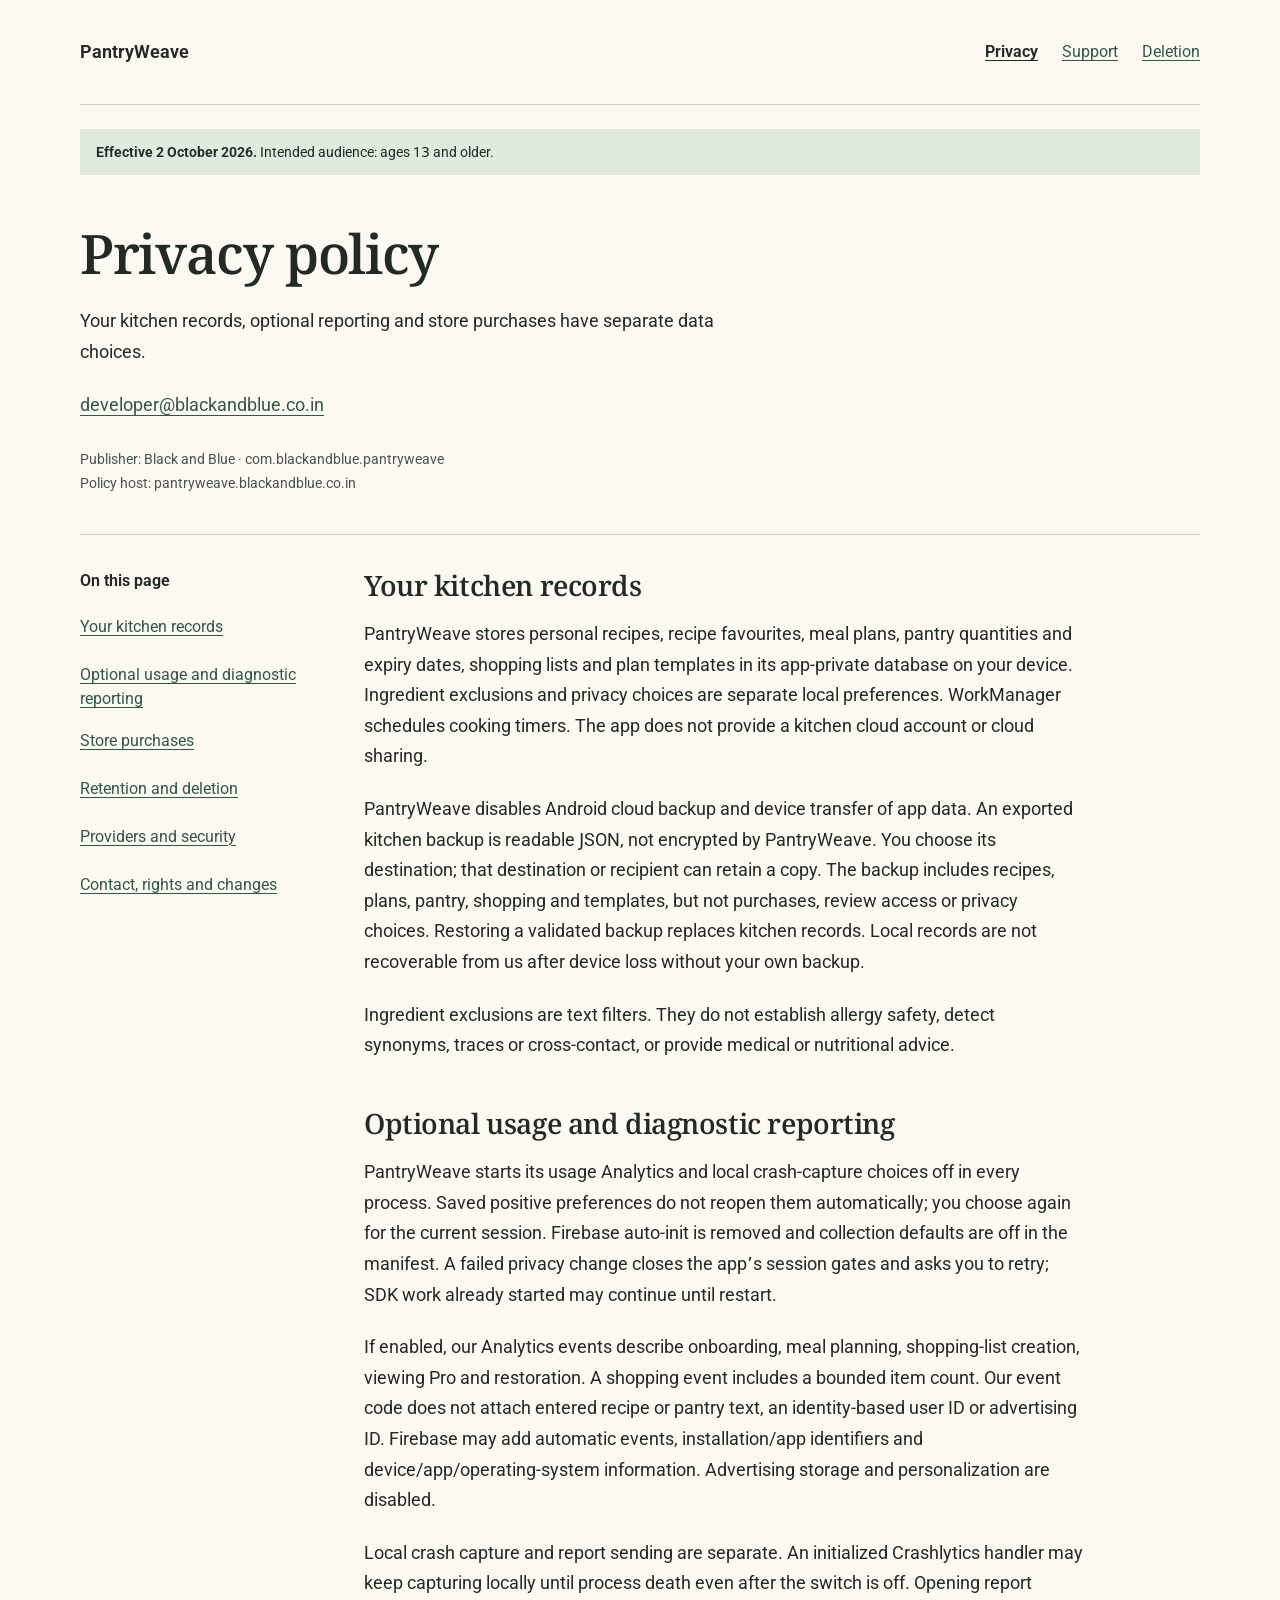
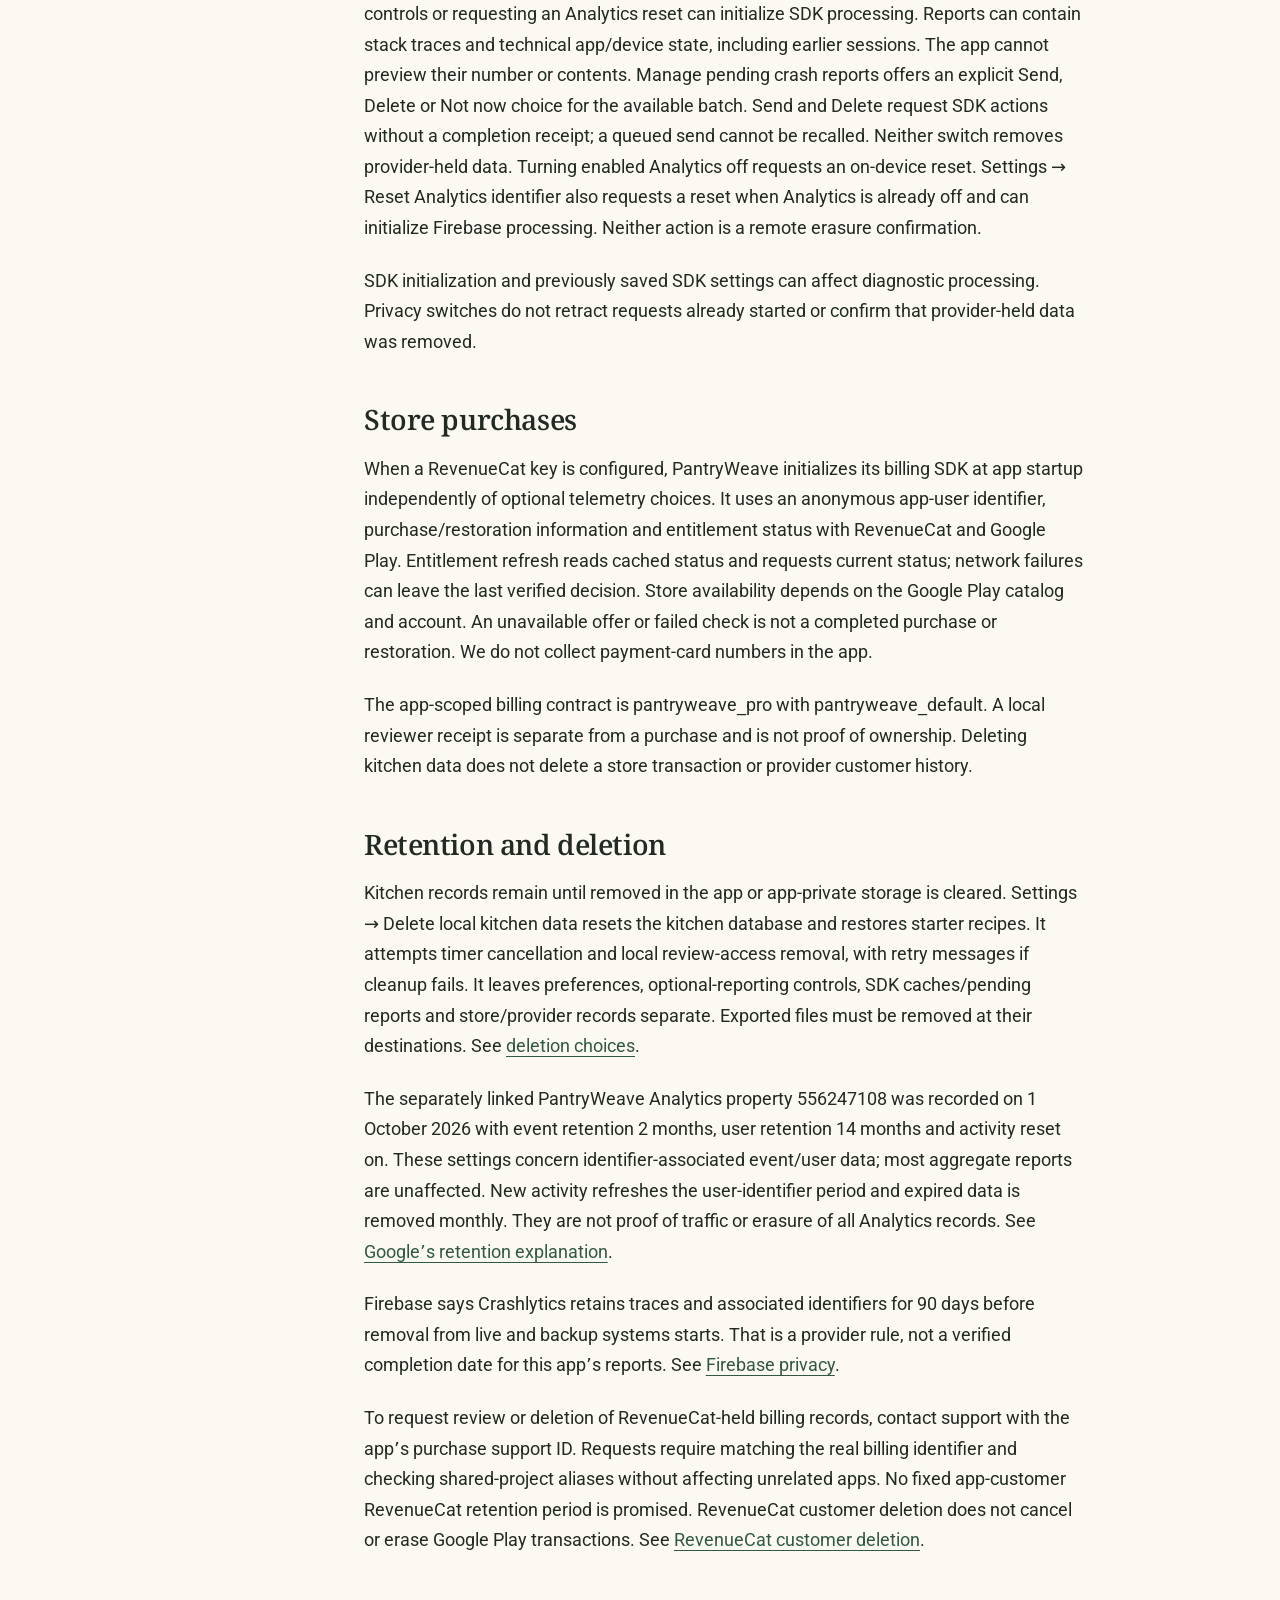
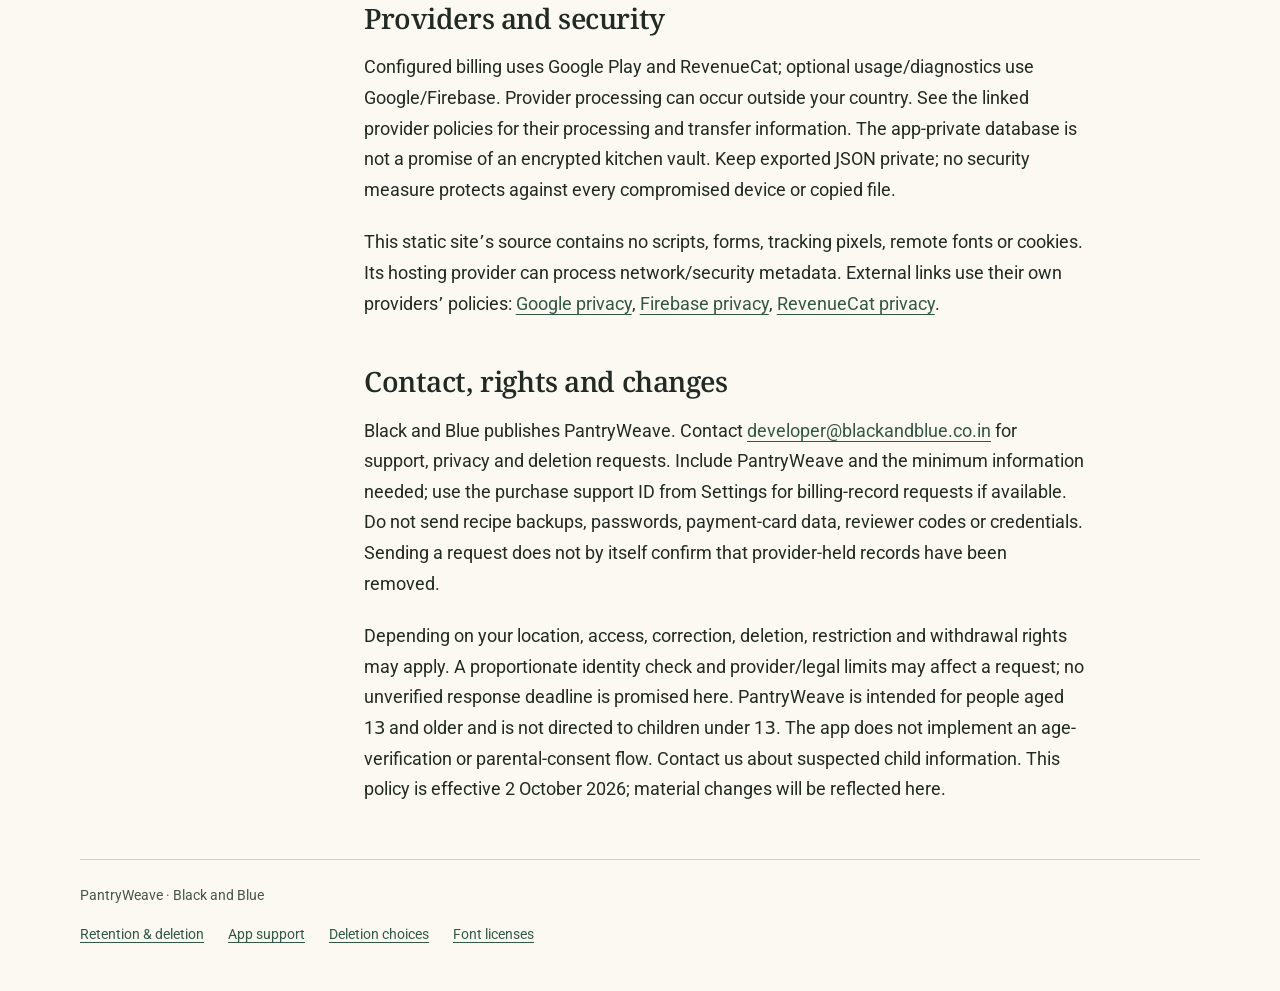
<file: index.html>
<!doctype html>
<html lang="en"><head><meta charset="utf-8"><meta name="viewport" content="width=device-width, initial-scale=1">
<meta name="referrer" content="no-referrer">
<meta http-equiv="Content-Security-Policy" content="default-src 'none'; style-src 'self'; font-src 'self'; img-src 'self'; script-src 'none'; base-uri 'none'; form-action 'none'; object-src 'none'">
<meta name="description" content="Your kitchen records, optional reporting and store purchases have separate data choices."><title>Privacy policy · PantryWeave</title><link rel="stylesheet" href="styles.css"></head>
<body><a class="skip" href="#content">Skip to content</a><div class="shell">
<header class="top"><a class="brand" href="index.html">PantryWeave</a><nav class="primary" aria-label="Main"><a href="index.html" aria-current="page">Privacy</a><a href="support.html">Support</a><a href="deletion.html">Deletion</a></nav></header>
<aside class="draft" aria-label="Policy effective date"><strong>Effective 2 October 2026.</strong> Intended audience: ages 13 and older.</aside>
<main id="content" tabindex="-1"><header class="intro"><h1>Privacy policy</h1><p>Your kitchen records, optional reporting and store purchases have separate data choices.</p><p class="intro-contact"><a href="mailto:developer@blackandblue.co.in">developer@blackandblue.co.in</a></p><p class="meta">Publisher: Black and Blue · com.blackandblue.pantryweave<br>Policy host: pantryweave.blackandblue.co.in</p></header>
<div class="reading"><nav class="contents" aria-label="On this page"><p>On this page</p><ul><li><a href="#your-kitchen-records">Your kitchen records</a></li><li><a href="#optional-usage-and-diagnostic-reporting">Optional usage and diagnostic reporting</a></li><li><a href="#store-purchases">Store purchases</a></li><li><a href="#deletion">Retention and deletion</a></li><li><a href="#providers-and-security">Providers and security</a></li><li><a href="#contact-rights-and-changes">Contact, rights and changes</a></li></ul></nav><article class="article" aria-label="Privacy policy"><h2 id="your-kitchen-records" tabindex="-1">Your kitchen records</h2>
<p>
PantryWeave stores personal recipes, recipe favourites, meal plans, pantry quantities and expiry dates, shopping lists and plan templates in its app-private database on your device. Ingredient exclusions and privacy choices are separate local preferences. WorkManager schedules cooking timers. The app does not provide a kitchen cloud account or cloud sharing.</p>
<p>PantryWeave disables Android cloud backup and device transfer of app data. An exported kitchen backup is readable JSON, not encrypted by PantryWeave. You choose its destination; that destination or recipient can retain a copy. The backup includes recipes, plans, pantry, shopping and templates, but not purchases, review access or privacy choices. Restoring a validated backup replaces kitchen records. Local records are not recoverable from us after device loss without your own backup.</p>
<p>Ingredient exclusions are text filters. They do not establish allergy safety, detect synonyms, traces or cross-contact, or provide medical or nutritional advice.</p>
<h2 id="optional-usage-and-diagnostic-reporting" tabindex="-1">Optional usage and diagnostic reporting</h2>
<p>
PantryWeave starts its usage Analytics and local crash-capture choices off in every process. Saved positive preferences do not reopen them automatically; you choose again for the current session. Firebase auto-init is removed and collection defaults are off in the manifest. A failed privacy change closes the app’s session gates and asks you to retry; SDK work already started may continue until restart.</p>
<p>If enabled, our Analytics events describe onboarding, meal planning, shopping-list creation, viewing Pro and restoration. A shopping event includes a bounded item count. Our event code does not attach entered recipe or pantry text, an identity-based user ID or advertising ID. Firebase may add automatic events, installation/app identifiers and device/app/operating-system information. Advertising storage and personalization are disabled.</p>
<p>Local crash capture and report sending are separate. An initialized Crashlytics handler may keep capturing locally until process death even after the switch is off. Opening report controls or requesting an Analytics reset can initialize SDK processing. Reports can contain stack traces and technical app/device state, including earlier sessions. The app cannot preview their number or contents. Manage pending crash reports offers an explicit Send, Delete or Not now choice for the available batch. Send and Delete request SDK actions without a completion receipt; a queued send cannot be recalled. Neither switch removes provider-held data. Turning enabled Analytics off requests an on-device reset. Settings → Reset Analytics identifier also requests a reset when Analytics is already off and can initialize Firebase processing. Neither action is a remote erasure confirmation.</p>
<p>SDK initialization and previously saved SDK settings can affect diagnostic processing. Privacy switches do not retract requests already started or confirm that provider-held data was removed.</p>
<h2 id="store-purchases" tabindex="-1">Store purchases</h2>
<p>
When a RevenueCat key is configured, PantryWeave initializes its billing SDK at app startup independently of optional telemetry choices. It uses an anonymous app-user identifier, purchase/restoration information and entitlement status with RevenueCat and Google Play. Entitlement refresh reads cached status and requests current status; network failures can leave the last verified decision. Store availability depends on the Google Play catalog and account. An unavailable offer or failed check is not a completed purchase or restoration. We do not collect payment-card numbers in the app.</p>
<p>The app-scoped billing contract is pantryweave_pro with pantryweave_default. A local reviewer receipt is separate from a purchase and is not proof of ownership. Deleting kitchen data does not delete a store transaction or provider customer history.</p>
<h2 id="deletion" tabindex="-1">Retention and deletion</h2>
<p>
Kitchen records remain until removed in the app or app-private storage is cleared. Settings → Delete local kitchen data resets the kitchen database and restores starter recipes. It attempts timer cancellation and local review-access removal, with retry messages if cleanup fails. It leaves preferences, optional-reporting controls, SDK caches/pending reports and store/provider records separate. Exported files must be removed at their destinations. See <a href="deletion.html">deletion choices</a>.</p>
<p>The separately linked PantryWeave Analytics property 556247108 was recorded on 1 October 2026 with event retention 2 months, user retention 14 months and activity reset on. These settings concern identifier-associated event/user data; most aggregate reports are unaffected. New activity refreshes the user-identifier period and expired data is removed monthly. They are not proof of traffic or erasure of all Analytics records. See <a href="https://support.google.com/analytics/answer/7667196?hl=en">Google’s retention explanation</a>.</p>
<p>Firebase says Crashlytics retains traces and associated identifiers for 90 days before removal from live and backup systems starts. That is a provider rule, not a verified completion date for this app’s reports. See <a href="https://firebase.google.com/support/privacy">Firebase privacy</a>.</p>
<p>To request review or deletion of RevenueCat-held billing records, contact support with the app’s purchase support ID. Requests require matching the real billing identifier and checking shared-project aliases without affecting unrelated apps. No fixed app-customer RevenueCat retention period is promised. RevenueCat customer deletion does not cancel or erase Google Play transactions. See <a href="https://www.revenuecat.com/docs/dashboard-and-metrics/customer-profile">RevenueCat customer deletion</a>.</p>
<h2 id="providers-and-security" tabindex="-1">Providers and security</h2>
<p>
Configured billing uses Google Play and RevenueCat; optional usage/diagnostics use Google/Firebase. Provider processing can occur outside your country. See the linked provider policies for their processing and transfer information. The app-private database is not a promise of an encrypted kitchen vault. Keep exported JSON private; no security measure protects against every compromised device or copied file.</p>
<p>This static site’s source contains no scripts, forms, tracking pixels, remote fonts or cookies. Its hosting provider can process network/security metadata. External links use their own providers’ policies: <a href="https://policies.google.com/privacy">Google privacy</a>, <a href="https://firebase.google.com/support/privacy">Firebase privacy</a>, <a href="https://www.revenuecat.com/privacy">RevenueCat privacy</a>.</p>
<h2 id="contact-rights-and-changes" tabindex="-1">Contact, rights and changes</h2>
<p>
Black and Blue publishes PantryWeave. Contact <a href="mailto:developer@blackandblue.co.in">developer@blackandblue.co.in</a> for support, privacy and deletion requests. Include PantryWeave and the minimum information needed; use the purchase support ID from Settings for billing-record requests if available. Do not send recipe backups, passwords, payment-card data, reviewer codes or credentials. Sending a request does not by itself confirm that provider-held records have been removed.</p>
<p>Depending on your location, access, correction, deletion, restriction and withdrawal rights may apply. A proportionate identity check and provider/legal limits may affect a request; no unverified response deadline is promised here. PantryWeave is intended for people aged 13 and older and is not directed to children under 13. The app does not implement an age-verification or parental-consent flow. Contact us about suspected child information. This policy is effective 2 October 2026; material changes will be reflected here.</p></article></div></main>
<footer class="footer"><p>PantryWeave · Black and Blue</p><a href="index.html#deletion">Retention &amp; deletion</a><a href="support.html">App support</a><a href="deletion.html">Deletion choices</a><a href="font-notices.txt">Font licenses</a></footer></div></body></html>
</file>
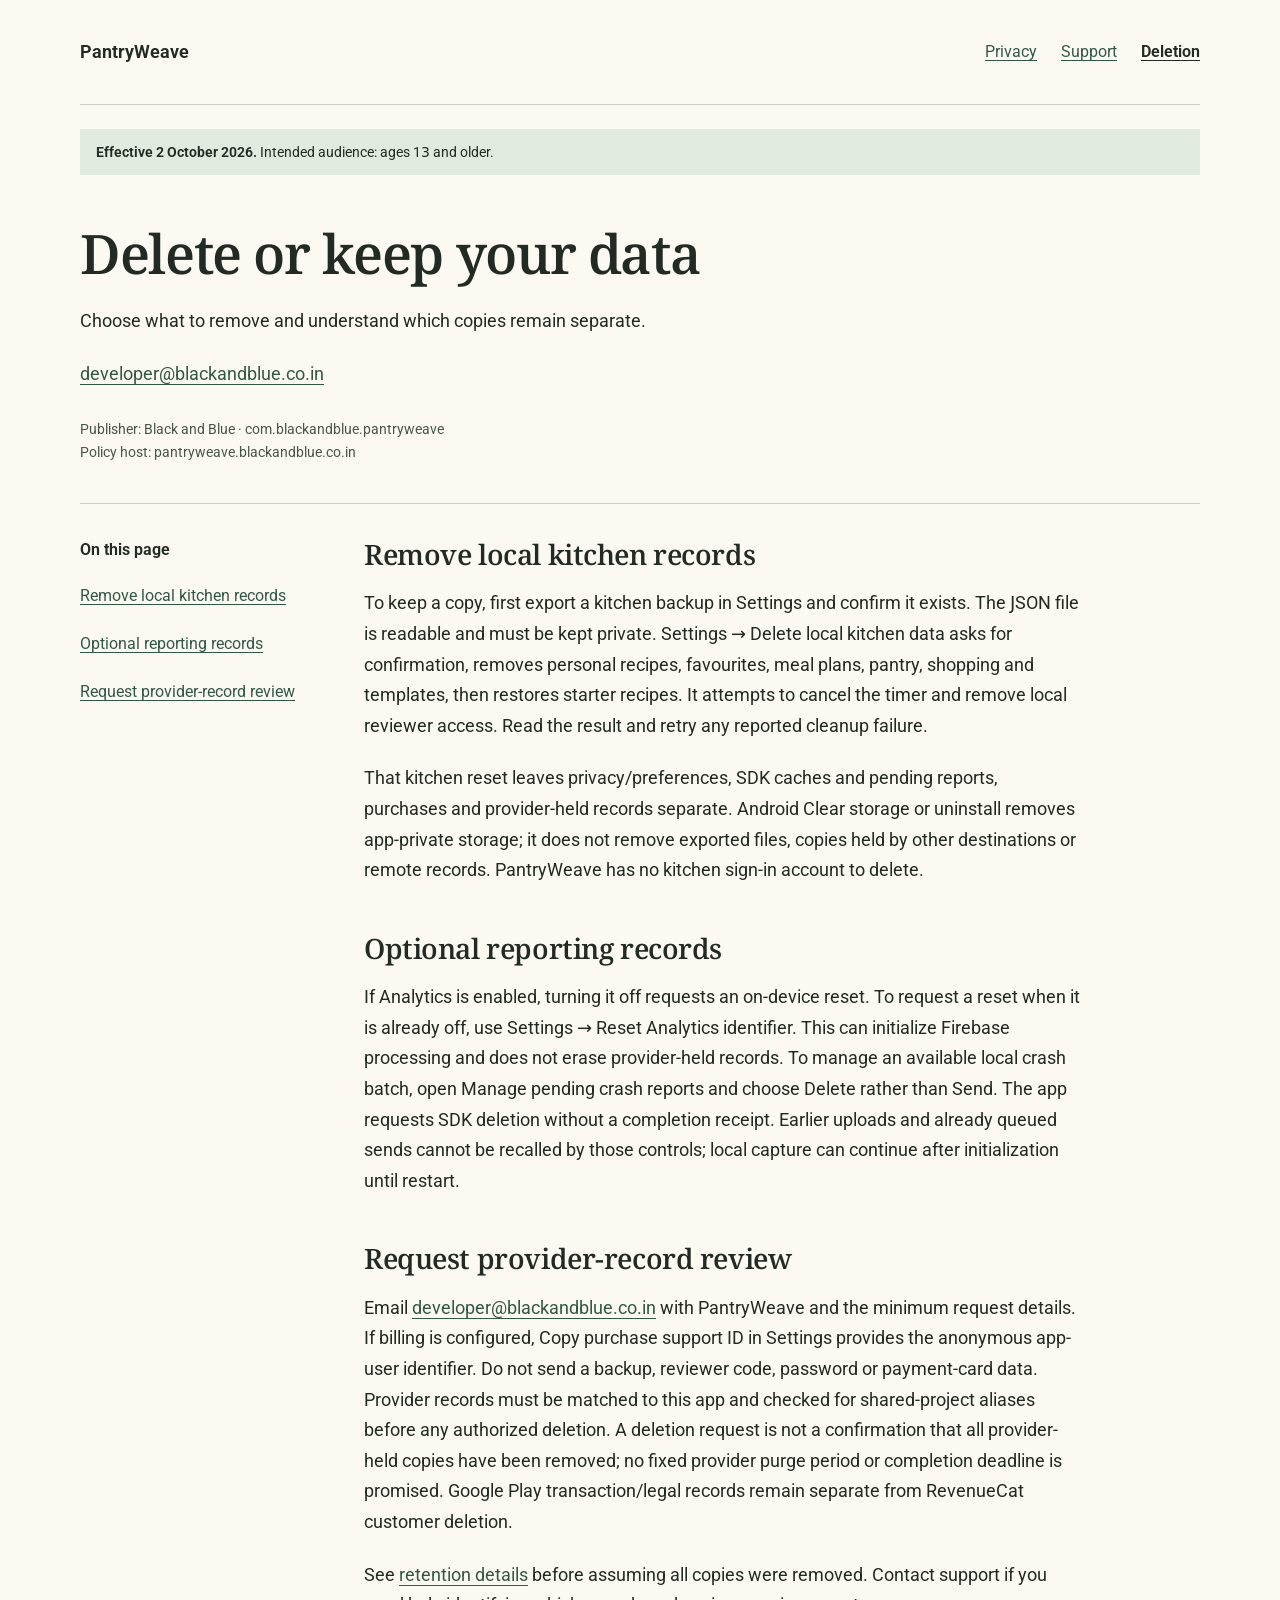
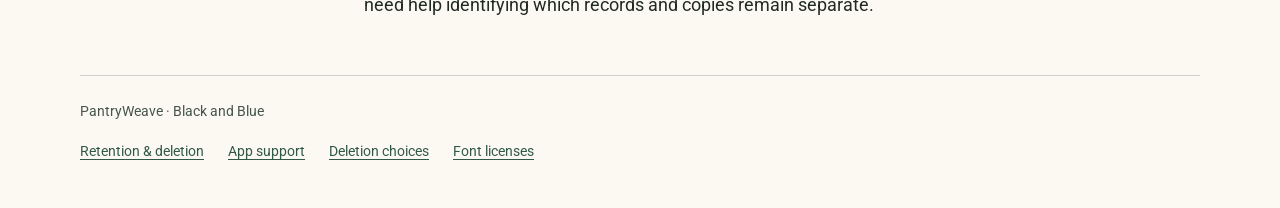
<file: deletion.html>
<!doctype html>
<html lang="en"><head><meta charset="utf-8"><meta name="viewport" content="width=device-width, initial-scale=1">
<meta name="referrer" content="no-referrer">
<meta http-equiv="Content-Security-Policy" content="default-src 'none'; style-src 'self'; font-src 'self'; img-src 'self'; script-src 'none'; base-uri 'none'; form-action 'none'; object-src 'none'">
<meta name="description" content="Choose what to remove and understand which copies remain separate."><title>Delete or keep your data · PantryWeave</title><link rel="stylesheet" href="styles.css"></head>
<body><a class="skip" href="#content">Skip to content</a><div class="shell">
<header class="top"><a class="brand" href="index.html">PantryWeave</a><nav class="primary" aria-label="Main"><a href="index.html">Privacy</a><a href="support.html">Support</a><a href="deletion.html" aria-current="page">Deletion</a></nav></header>
<aside class="draft" aria-label="Policy effective date"><strong>Effective 2 October 2026.</strong> Intended audience: ages 13 and older.</aside>
<main id="content" tabindex="-1"><header class="intro"><h1>Delete or keep your data</h1><p>Choose what to remove and understand which copies remain separate.</p><p class="intro-contact"><a href="mailto:developer@blackandblue.co.in">developer@blackandblue.co.in</a></p><p class="meta">Publisher: Black and Blue · com.blackandblue.pantryweave<br>Policy host: pantryweave.blackandblue.co.in</p></header>
<div class="reading"><nav class="contents" aria-label="On this page"><p>On this page</p><ul><li><a href="#remove-local-kitchen-records">Remove local kitchen records</a></li><li><a href="#optional-reporting-records">Optional reporting records</a></li><li><a href="#request-provider-record-review">Request provider-record review</a></li></ul></nav><article class="article" aria-label="Delete or keep your data"><h2 id="remove-local-kitchen-records" tabindex="-1">Remove local kitchen records</h2>
<p>
To keep a copy, first export a kitchen backup in Settings and confirm it exists. The JSON file is readable and must be kept private. Settings → Delete local kitchen data asks for confirmation, removes personal recipes, favourites, meal plans, pantry, shopping and templates, then restores starter recipes. It attempts to cancel the timer and remove local reviewer access. Read the result and retry any reported cleanup failure.</p>
<p>That kitchen reset leaves privacy/preferences, SDK caches and pending reports, purchases and provider-held records separate. Android Clear storage or uninstall removes app-private storage; it does not remove exported files, copies held by other destinations or remote records. PantryWeave has no kitchen sign-in account to delete.</p>
<h2 id="optional-reporting-records" tabindex="-1">Optional reporting records</h2>
<p>
If Analytics is enabled, turning it off requests an on-device reset. To request a reset when it is already off, use Settings → Reset Analytics identifier. This can initialize Firebase processing and does not erase provider-held records. To manage an available local crash batch, open Manage pending crash reports and choose Delete rather than Send. The app requests SDK deletion without a completion receipt. Earlier uploads and already queued sends cannot be recalled by those controls; local capture can continue after initialization until restart.</p>
<h2 id="request-provider-record-review" tabindex="-1">Request provider-record review</h2>
<p>
Email <a href="mailto:developer@blackandblue.co.in">developer@blackandblue.co.in</a> with PantryWeave and the minimum request details. If billing is configured, Copy purchase support ID in Settings provides the anonymous app-user identifier. Do not send a backup, reviewer code, password or payment-card data. Provider records must be matched to this app and checked for shared-project aliases before any authorized deletion. A deletion request is not a confirmation that all provider-held copies have been removed; no fixed provider purge period or completion deadline is promised. Google Play transaction/legal records remain separate from RevenueCat customer deletion.</p>
<p>See <a href="index.html#deletion">retention details</a> before assuming all copies were removed. Contact support if you need help identifying which records and copies remain separate.</p></article></div></main>
<footer class="footer"><p>PantryWeave · Black and Blue</p><a href="index.html#deletion">Retention &amp; deletion</a><a href="support.html">App support</a><a href="deletion.html">Deletion choices</a><a href="font-notices.txt">Font licenses</a></footer></div></body></html>
</file>
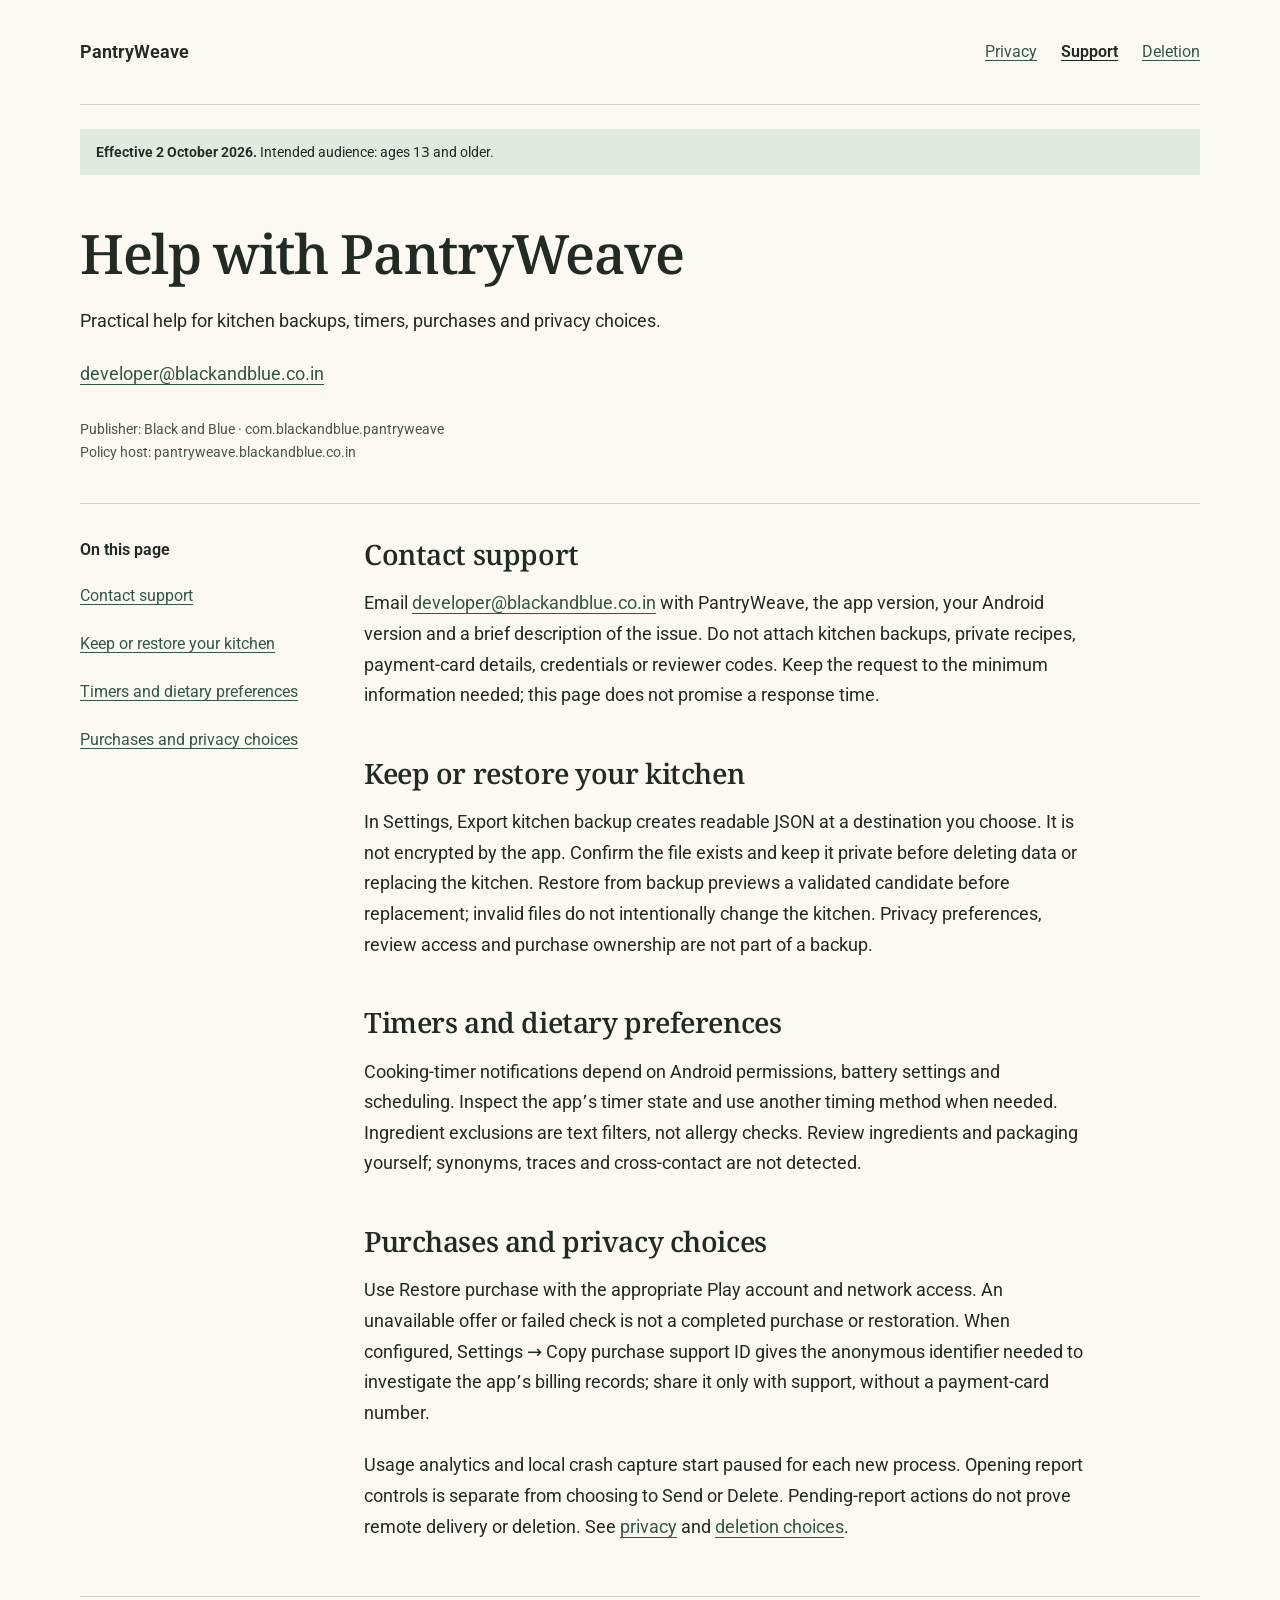
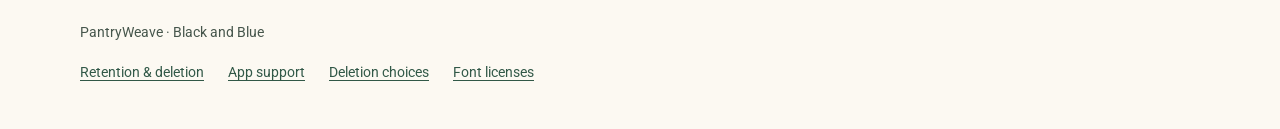
<file: support.html>
<!doctype html>
<html lang="en"><head><meta charset="utf-8"><meta name="viewport" content="width=device-width, initial-scale=1">
<meta name="referrer" content="no-referrer">
<meta http-equiv="Content-Security-Policy" content="default-src 'none'; style-src 'self'; font-src 'self'; img-src 'self'; script-src 'none'; base-uri 'none'; form-action 'none'; object-src 'none'">
<meta name="description" content="Practical help for kitchen backups, timers, purchases and privacy choices."><title>Help with PantryWeave · PantryWeave</title><link rel="stylesheet" href="styles.css"></head>
<body><a class="skip" href="#content">Skip to content</a><div class="shell">
<header class="top"><a class="brand" href="index.html">PantryWeave</a><nav class="primary" aria-label="Main"><a href="index.html">Privacy</a><a href="support.html" aria-current="page">Support</a><a href="deletion.html">Deletion</a></nav></header>
<aside class="draft" aria-label="Policy effective date"><strong>Effective 2 October 2026.</strong> Intended audience: ages 13 and older.</aside>
<main id="content" tabindex="-1"><header class="intro"><h1>Help with PantryWeave</h1><p>Practical help for kitchen backups, timers, purchases and privacy choices.</p><p class="intro-contact"><a href="mailto:developer@blackandblue.co.in">developer@blackandblue.co.in</a></p><p class="meta">Publisher: Black and Blue · com.blackandblue.pantryweave<br>Policy host: pantryweave.blackandblue.co.in</p></header>
<div class="reading"><nav class="contents" aria-label="On this page"><p>On this page</p><ul><li><a href="#contact-support">Contact support</a></li><li><a href="#keep-or-restore-your-kitchen">Keep or restore your kitchen</a></li><li><a href="#timers-and-dietary-preferences">Timers and dietary preferences</a></li><li><a href="#purchases-and-privacy-choices">Purchases and privacy choices</a></li></ul></nav><article class="article" aria-label="Help with PantryWeave"><h2 id="contact-support" tabindex="-1">Contact support</h2>
<p>
Email <a href="mailto:developer@blackandblue.co.in">developer@blackandblue.co.in</a> with PantryWeave, the app version, your Android version and a brief description of the issue. Do not attach kitchen backups, private recipes, payment-card details, credentials or reviewer codes. Keep the request to the minimum information needed; this page does not promise a response time.</p>
<h2 id="keep-or-restore-your-kitchen" tabindex="-1">Keep or restore your kitchen</h2>
<p>
In Settings, Export kitchen backup creates readable JSON at a destination you choose. It is not encrypted by the app. Confirm the file exists and keep it private before deleting data or replacing the kitchen. Restore from backup previews a validated candidate before replacement; invalid files do not intentionally change the kitchen. Privacy preferences, review access and purchase ownership are not part of a backup.</p>
<h2 id="timers-and-dietary-preferences" tabindex="-1">Timers and dietary preferences</h2>
<p>
Cooking-timer notifications depend on Android permissions, battery settings and scheduling. Inspect the app’s timer state and use another timing method when needed. Ingredient exclusions are text filters, not allergy checks. Review ingredients and packaging yourself; synonyms, traces and cross-contact are not detected.</p>
<h2 id="purchases-and-privacy-choices" tabindex="-1">Purchases and privacy choices</h2>
<p>
Use Restore purchase with the appropriate Play account and network access. An unavailable offer or failed check is not a completed purchase or restoration. When configured, Settings → Copy purchase support ID gives the anonymous identifier needed to investigate the app’s billing records; share it only with support, without a payment-card number.</p>
<p>Usage analytics and local crash capture start paused for each new process. Opening report controls is separate from choosing to Send or Delete. Pending-report actions do not prove remote delivery or deletion. See <a href="index.html#optional-usage-and-diagnostic-reporting">privacy</a> and <a href="deletion.html">deletion choices</a>.</p></article></div></main>
<footer class="footer"><p>PantryWeave · Black and Blue</p><a href="index.html#deletion">Retention &amp; deletion</a><a href="support.html">App support</a><a href="deletion.html">Deletion choices</a><a href="font-notices.txt">Font licenses</a></footer></div></body></html>
</file>
<file: styles.css>
@font-face{font-family:ReaderSans;src:url("reader-sans.ttf") format("truetype");font-style:normal;font-weight:100 900;font-display:swap}
@font-face{font-family:ReaderSerif;src:url("reader-serif.ttf") format("truetype");font-style:normal;font-weight:100 900;font-display:swap}
:root{color-scheme:light;--paper:#FCF9F2;--ink:#212B24;--muted:#46564C;--blue:#315847;--line:#CDCFCB;--wash:#E1EADF}
*{box-sizing:border-box}html{scroll-padding-top:1.5rem}body{margin:0;background:var(--paper);color:var(--ink);font:1.125rem/1.7 ReaderSans,Roboto,system-ui,sans-serif;text-rendering:optimizeLegibility}h1,h2{overflow-wrap:anywhere}.brand{flex-wrap:wrap}
::selection{background:var(--wash);color:var(--ink)}a{color:var(--blue);text-underline-offset:.2em;text-decoration-thickness:1px;overflow-wrap:anywhere}a:hover{text-decoration-thickness:2px}a:focus-visible{outline:3px solid var(--blue);outline-offset:5px;border-radius:2px}h2:focus{outline:none}
.skip{position:fixed;top:.5rem;left:1rem;padding:.6rem 1rem;z-index:2;background:var(--paper);transform:translateY(-200%)}.skip:focus{transform:none}
.shell{width:min(1120px,calc(100% - 64px));margin-inline:auto}.top{display:flex;justify-content:space-between;align-items:center;gap:1.5rem;padding:28px 0;border-bottom:1px solid var(--line)}.brand{display:flex;align-items:center;gap:14px;color:var(--ink);text-decoration:none;max-width:100%}.brand span{min-width:0;overflow-wrap:anywhere}.brand img{width:46px;height:46px;flex-shrink:0;border-radius:10px}.brand strong{display:block;font-size:1.125rem;line-height:1.3}.brand small{display:block;font-size:.8125rem;color:var(--muted);line-height:1.6}.primary{display:flex;gap:1.5rem}.primary a{display:flex;align-items:center;min-height:48px;font-size:1rem}.primary [aria-current]{color:var(--ink);font-weight:650}
.draft{margin:24px 0 0;padding:12px 16px;background:var(--wash);font-size:.875rem;line-height:1.6}.draft strong{font-weight:650}.intro{padding:48px 0 38px;max-width:780px}.intro h1{font:550 clamp(2.3rem,5vw,3.4rem)/1.12 ReaderSerif,serif;letter-spacing:-.025em;margin:0 0 22px;text-wrap:balance}.intro p{margin:0;max-width:66ch;overflow-wrap:anywhere}.meta{font-size:.875rem;color:var(--muted);margin-top:18px!important}
.reading{display:grid;grid-template-columns:220px minmax(0,1fr);column-gap:64px;align-items:start;border-top:1px solid var(--line);padding-top:32px}.contents{position:sticky;top:24px;font-size:1rem}.contents p{font-weight:650;margin:0 0 12px}.contents a{display:block;padding:9px 0;min-height:48px;line-height:1.5}.contents ul{list-style:none;padding:0;margin:0}.article{max-width:72ch;min-width:0;padding-bottom:32px}.article p{margin:0 0 22px;overflow-wrap:anywhere}.article h2{font:550 1.75rem/1.3 ReaderSerif,serif;letter-spacing:-.015em;margin:44px 0 16px;text-wrap:balance}.article h2:first-child{margin-top:0}.article h2:target{background:var(--wash);box-shadow:0 0 0 8px var(--wash)}.contact{margin:24px 0 48px;border-top:1px solid var(--line);padding-top:28px}.contact h2{font:550 1.75rem/1.3 ReaderSerif,serif;margin:0 0 12px}.contact p{margin:0 0 14px;max-width:70ch}.contact a{display:inline-block;min-height:48px;padding:8px 0}.footer{border-top:1px solid var(--line);padding:24px 0 32px;font-size:.875rem;color:var(--muted)}.footer p{margin:0 0 8px}.footer a{display:inline-block;min-height:44px;margin-right:24px;padding:8px 0}
.intro-contact a{display:inline-block;min-height:48px;padding:10px 0}.intro-contact{margin-top:12px!important}
@media(max-width:760px){.shell{width:calc(100% - 40px)}.top{align-items:flex-start;flex-direction:column;gap:12px;padding:22px 0 12px}.primary{gap:24px}.intro{padding:32px 0 28px}.reading{grid-template-columns:1fr;gap:28px;padding-top:22px}.contents{position:static;border-bottom:1px solid var(--line);padding-bottom:20px}.contents ul{display:flex;flex-wrap:wrap;gap:0 20px}.contents a{padding:9px 0}.article h2{font-size:1.625rem;margin-top:36px}.article{padding-bottom:12px}.contact{margin-bottom:28px}}
@media print{body{background:white;color:black;font-size:11pt}.shell{width:100%}.skip,.primary,.contents{display:none}.reading{display:block}.intro{padding:24px 0}.article{max-width:none}.article h2{break-after:avoid}.brand img{width:36px;height:36px}a{color:inherit}.draft{border:1px solid black}}

.primary{flex-wrap:wrap}.brand{font-size:1.125rem;font-weight:650}.contact p{overflow-wrap:anywhere}
</file>
